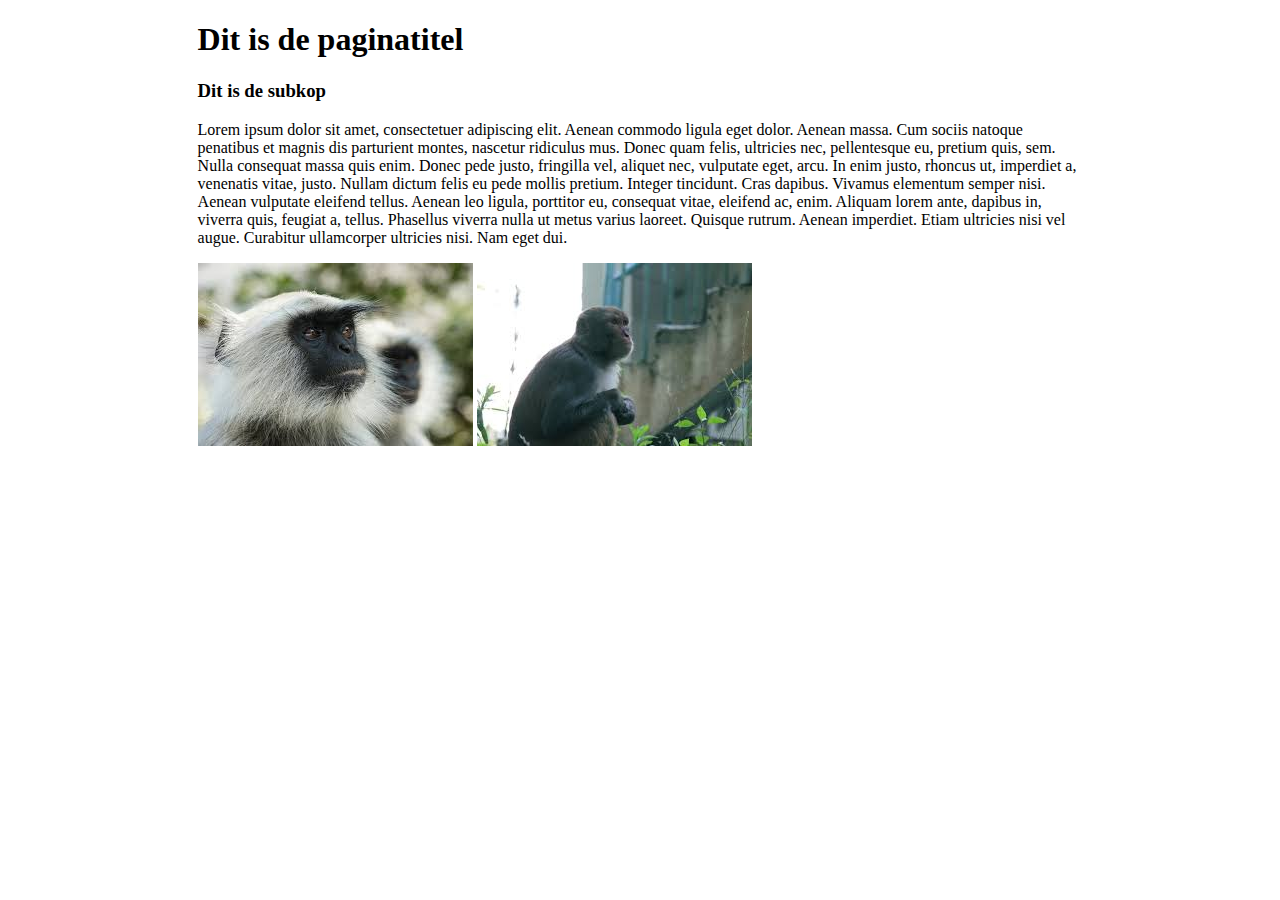
<file: H002_1 Javascript DOM/index.html>
<!DOCTYPE html>
<!-- saved from url=(0057)https://jsiewers.github.io/javascriptmonkey/vulmetjs.html -->
<html lang="en"><head><meta http-equiv="Content-Type" content="text/html; charset=UTF-8">
    
    <title>Vul met JS</title>
<style>
    #wrapper {
        margin:auto;
        width:70%;
    }
    body {
        font-family: 'Noto Serif', serif;
    }

</style></head>

<body>
<div id="wrapper">
    <h1 id="paginatitel"></h1>
    <h3 id="subkop"></h3>
    <p>Lorem ipsum dolor sit amet, consectetuer adipiscing elit. Aenean commodo ligula eget dolor. Aenean massa. Cum sociis natoque penatibus et magnis dis parturient montes, nascetur ridiculus mus. Donec quam felis, ultricies nec, pellentesque eu, pretium quis, sem. Nulla consequat massa quis enim. Donec pede justo, fringilla vel, aliquet nec, vulputate eget, arcu. In enim justo, rhoncus ut, imperdiet a, venenatis vitae, justo. Nullam dictum felis eu pede mollis pretium. Integer tincidunt. Cras dapibus. Vivamus elementum semper nisi. Aenean vulputate eleifend tellus. Aenean leo ligula, porttitor eu, consequat vitae, eleifend ac, enim. Aliquam lorem ante, dapibus in, viverra quis, feugiat a, tellus. Phasellus viverra nulla ut metus varius laoreet. Quisque rutrum. Aenean imperdiet. Etiam ultricies nisi vel augue. Curabitur ullamcorper ultricies nisi. Nam eget dui.</p>
    <img id="aap1">
    <img id="aap2">
</div>
<script src="script/script.js"></script>

</body></html>
</file>
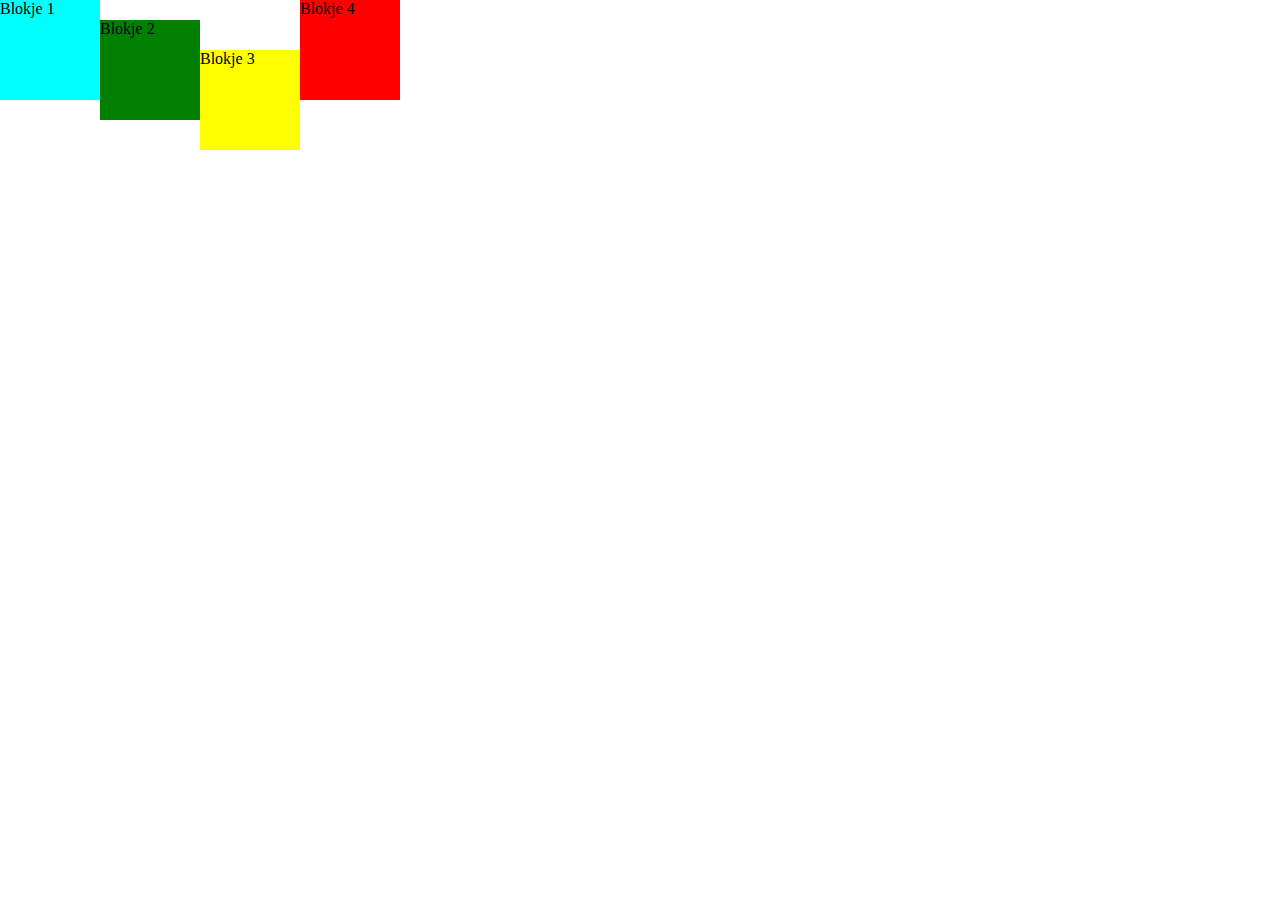
<file: H002_2 Javascript DOM/index.html>
<!DOCTYPE html>
<!-- saved from url=(0054)https://jsiewers.github.io/javascriptmonkey/stijl.html -->
<html lang="en"><head><meta http-equiv="Content-Type" content="text/html; charset=UTF-8">
    
    <title>Stijlen aanpassen</title>
    <style>

        html {
            padding:0px;
            margin:0px;
        }
        body {
            padding:0px;
            margin:0px;
            background-color: aliceblue;
        }

        div {
            box-sizing: border-box;
            height: 100px;
            width: 100px;
            background-color:yellow;
            float: left;
        }



    </style>
</head>
<body>
<div id="bl1">Blokje 1</div>
<div id="bl2">Blokje 2</div>
<div id="bl3">Blokje 3</div>
<div id="bl4">Blokje 4</div>
<!--<div>Blokje 2</div>
<div>Blokje 3</div>
<div>Blokje 4</div>-->
<script src="script/script.js"></script>

</body></html>
</file>
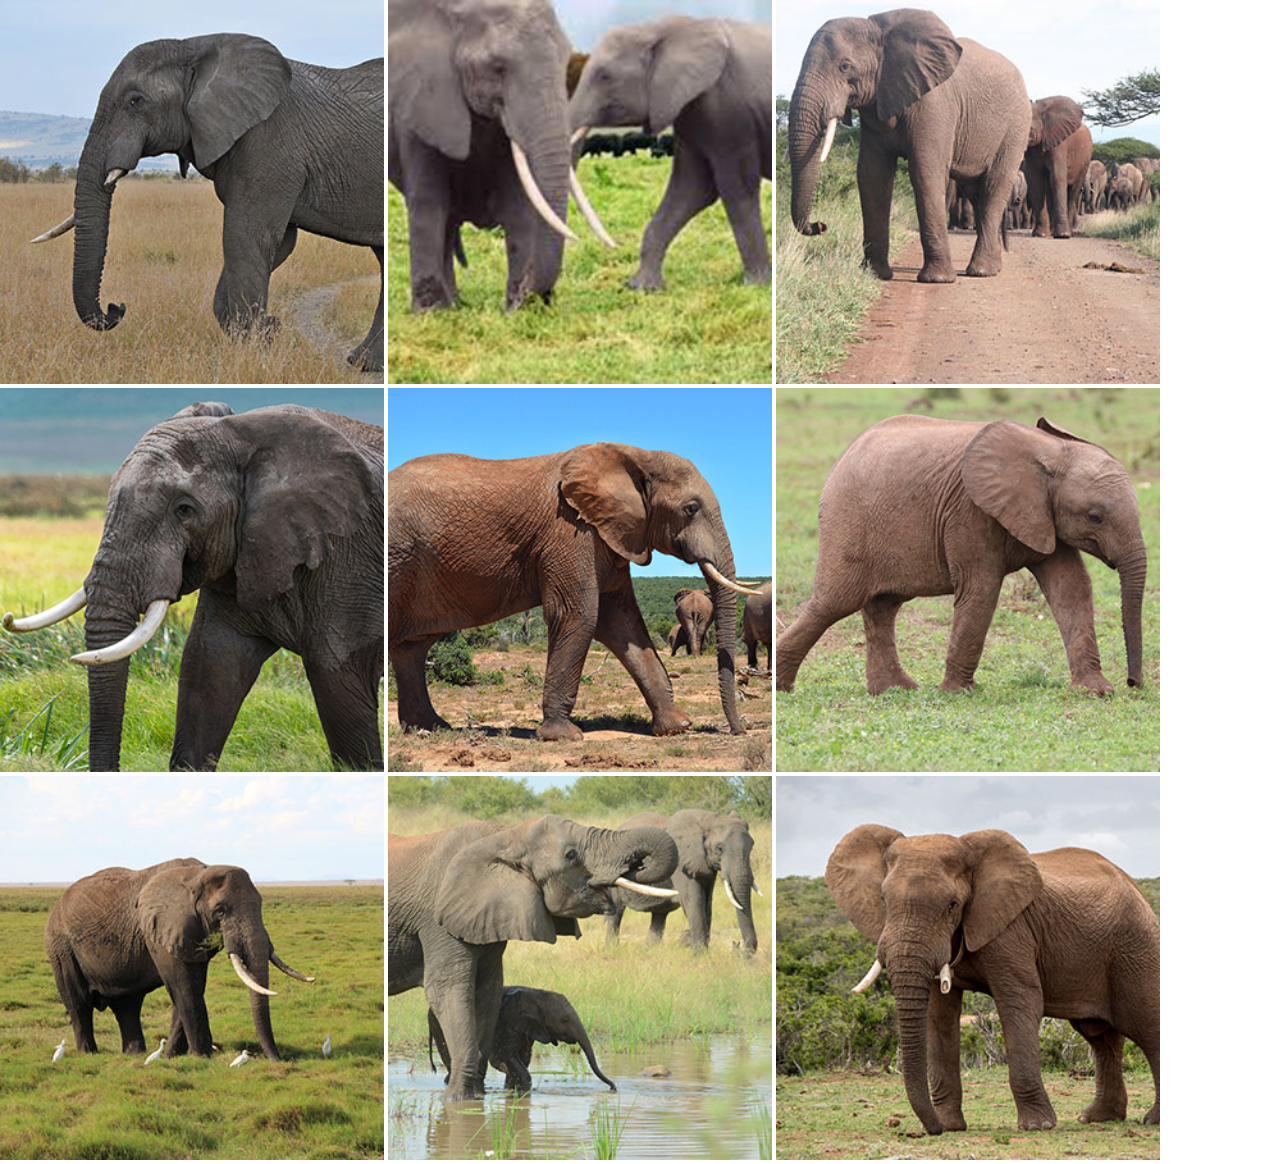
<file: H003_1 JavaScript Arrays/index.html>
<!DOCTYPE html>
<html lang="en">
<head>
<meta charset="UTF-8">
<meta name="viewport" content="width=device-width, initial-scale=1.0">
<title>JavaScript Hello World H003-1</title>
<style>
body {
	margin: 0px;
}
.auto-resizing {
	width: 30%;
	height: auto;
}
</style>
</head>
<body>
<img alt="olifant1" id="olifant1" class="auto-resizing">
<img alt="olifant2" id="olifant2" class="auto-resizing">
<img alt="olifant3" id="olifant3" class="auto-resizing">
<img alt="olifant4" id="olifant4" class="auto-resizing">
<img alt="olifant5" id="olifant5" class="auto-resizing">
<img alt="olifant6" id="olifant6" class="auto-resizing">
<img alt="olifant7" id="olifant7" class="auto-resizing">
<img alt="olifant8" id="olifant8" class="auto-resizing">
<img alt="olifant9" id="olifant9" class="auto-resizing">
<script src="script/script.js"></script>
</body>
</html>
</file>
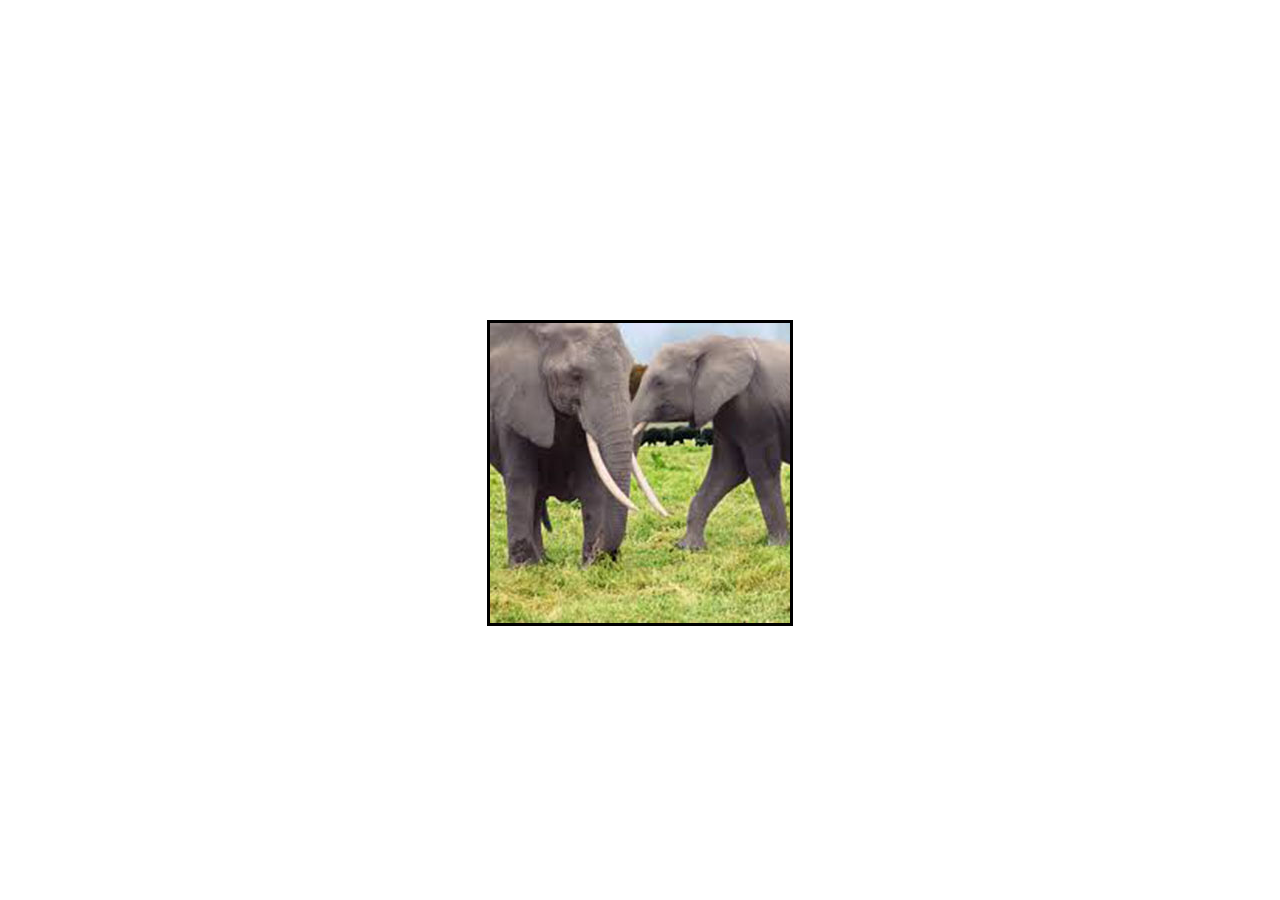
<file: H004_2 JavaScript Functies/index.html>
<!DOCTYPE html>
<html lang="en">
<head>
<meta charset="UTF-8">
<meta name="viewport" content="width=device-width, initial-scale=1.0">
<title>JavaScript Hello World H004-2</title>
<style>
body {
	display: flex;
	justify-content: center;
	margin-top: 25%;
}
#imageholder {
	width: 300px;
	height: 300px;
	border: 3px solid black
}
</style>
</head>
<body>

<div id="imageholder"></div>

<script src="script/script.js"></script>
</body>
</html>
</file>
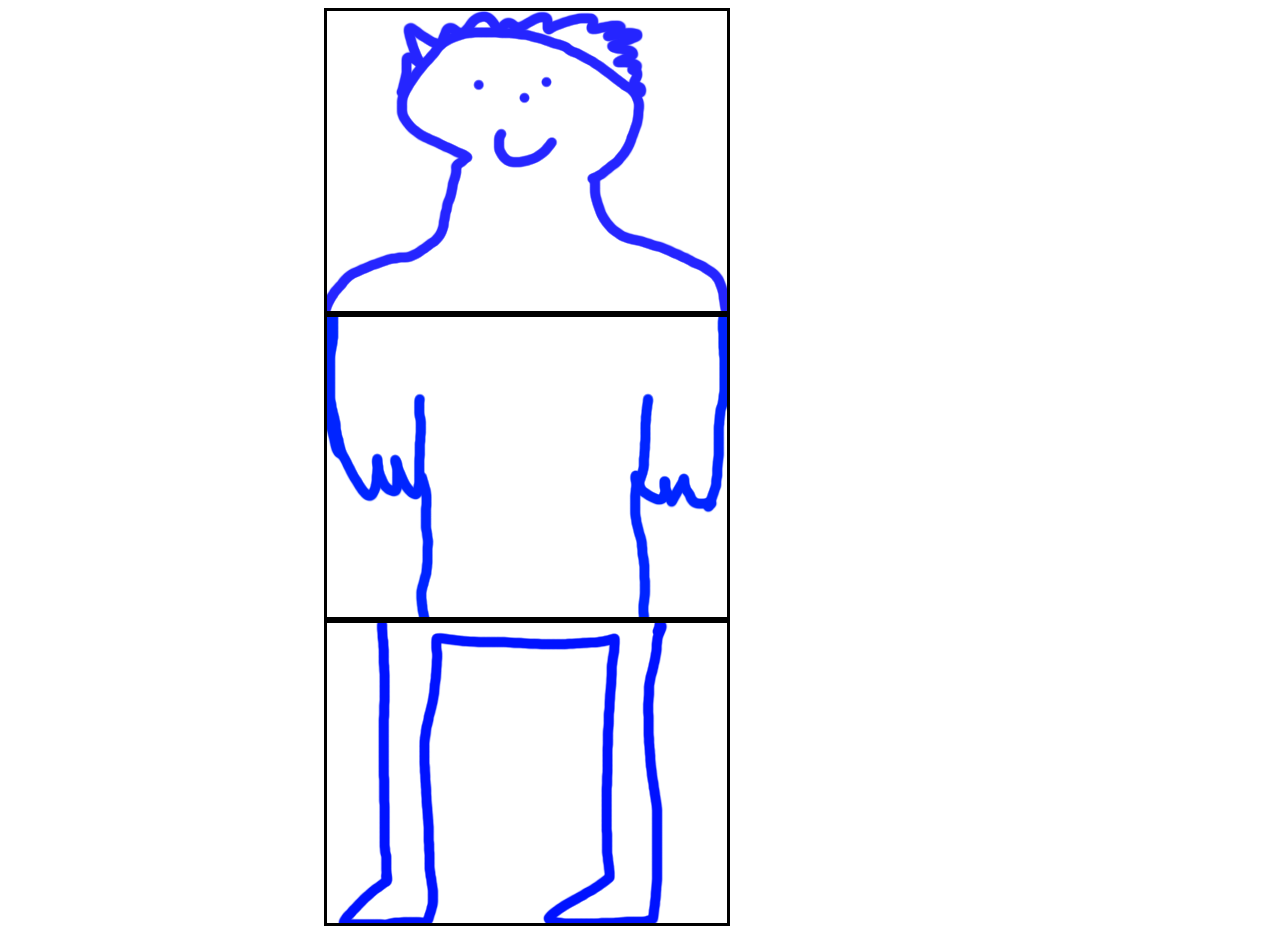
<file: H004_3 JavaScript Functies/index.html>
<!DOCTYPE html>
<html lang="en">
<head>
<meta charset="UTF-8">
<meta name="viewport" content="width=device-width, initial-scale=1.0">
<title>JavaScript Hello World H004-2</title>
<style>
#imageholder1 {
	margin-left: 25%;
	width: 400px;
	height: 300px;
	border: 3px solid black;
	justify-content: center;
}
#imageholder2 {
	margin-left: 25%;
	width: 400px;
	height: 300px;
	border: 3px solid black;
	justify-content: center;
}
#imageholder3 {
	margin-left: 25%;
	width: 400px;
	height: 300px;
	border: 3px solid black;
	justify-content: center;
}
</style>
</head>
<body>

<div id="imageholder1"></div>
<div id="imageholder2"></div>
<div id="imageholder3"></div>

<script src="script/script.js"></script>
</body>
</html>
</file>
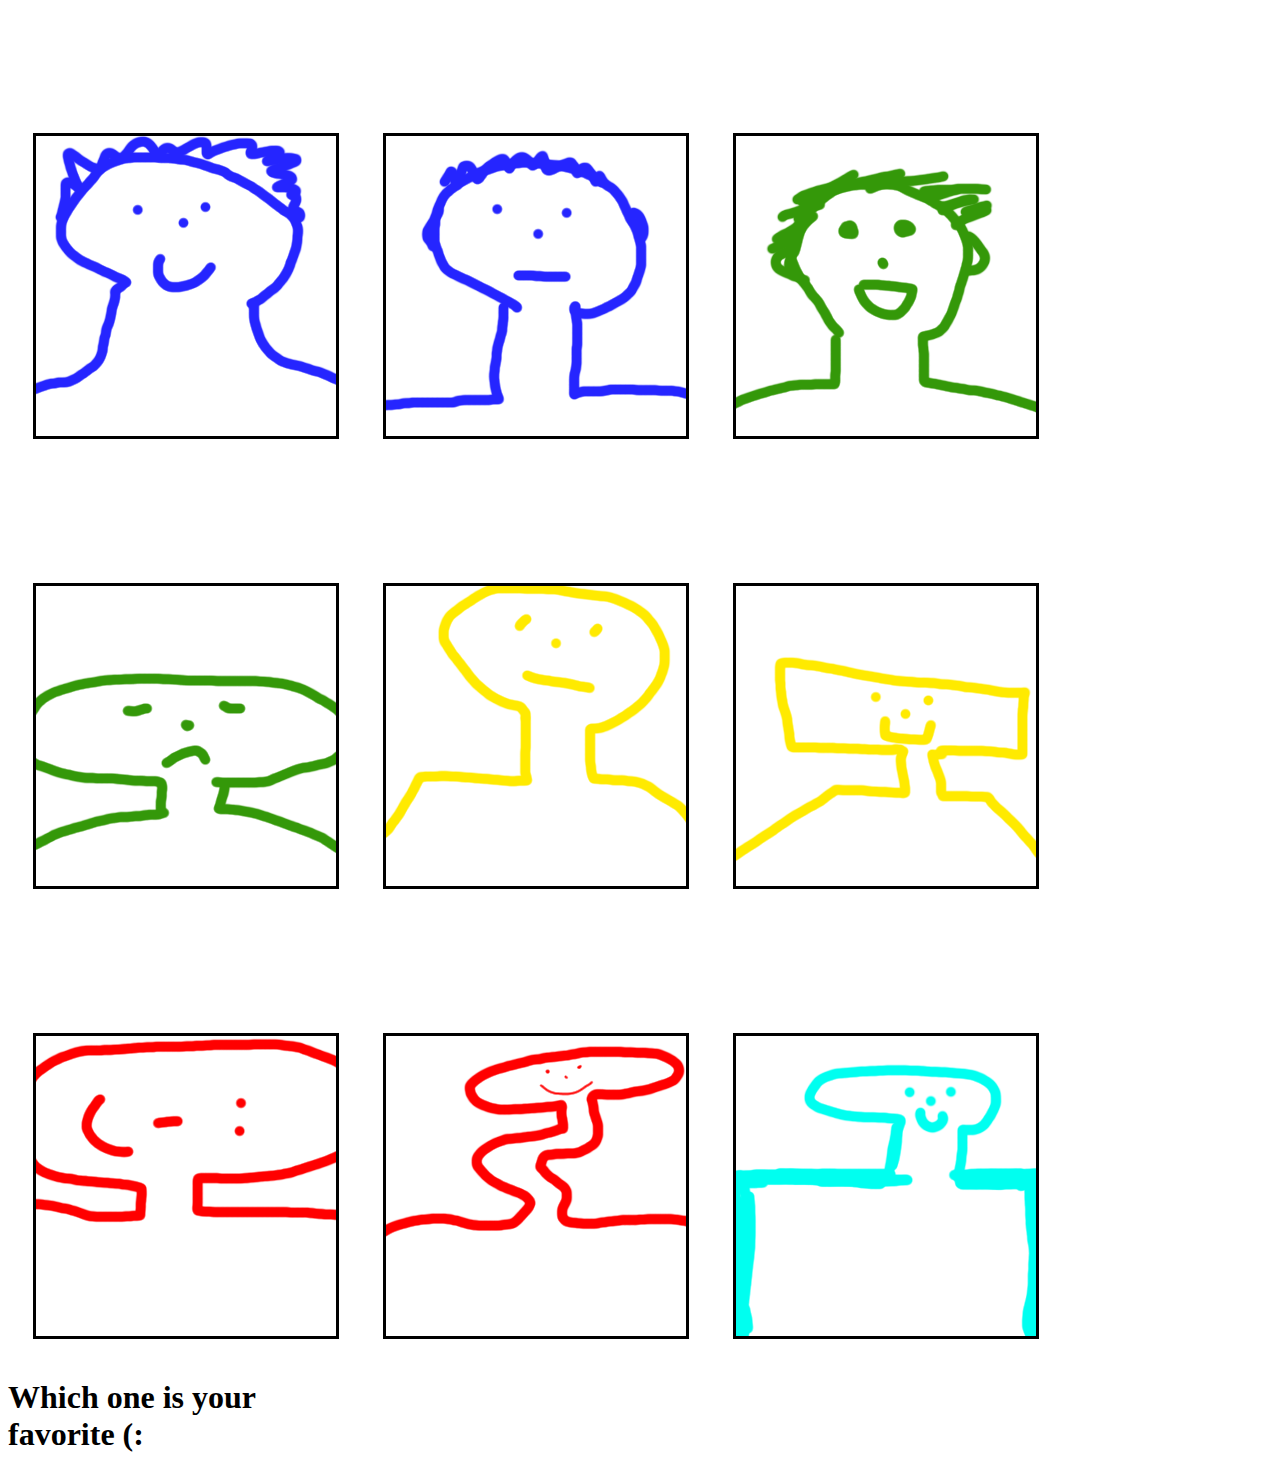
<file: H005_1 JavaScript Interactief/index.html>
<!DOCTYPE html>
<html lang="en">
<head>
<meta charset="UTF-8">
<meta name="viewport" content="width=device-width, initial-scale=1.0">
<title>JavaScript Hello World H004-2</title>
<style>
body {
	display: grid;
	grid-template-columns: 350px 350px 350px;
	grid-template-rows: 100px 350px 100px 350px 100px 350px;
}
#imageholder1 {
	grid-column: 1/2;
	grid-row: 2/3;
	width: 300px;
	height: 300px;
	border: 3px solid black;
	margin-top: 25px;
	margin-left: 25px;
}
#imageholder2 {
	grid-column: 2/3;
	grid-row: 2/3;
	width: 300px;
	height: 300px;
	border: 3px solid black;
	margin-top: 25px;
	margin-left: 25px;
}
#imageholder3 {
	grid-column: 3/4;
	grid-row: 2/3;
	width: 300px;
	height: 300px;
	border: 3px solid black;
	margin-top: 25px;
	margin-left: 25px;
}
#imageholder4 {
	grid-column: 1/2;
	grid-row: 4/5;
	width: 300px;
	height: 300px;
	border: 3px solid black;
	margin-top: 25px;
	margin-left: 25px;
}
#imageholder5 {
	grid-column: 2/3;
	grid-row: 4/5;
	width: 300px;
	height: 300px;
	border: 3px solid black;
	margin-top: 25px;
	margin-left: 25px;
}
#imageholder6 {
	grid-column: 3/4;
	grid-row: 4/5;
	width: 300px;
	height: 300px;
	border: 3px solid black;
	margin-top: 25px;
	margin-left: 25px;
}
#imageholder7 {
	grid-column: 1/2;
	grid-row: 6/7;
	width: 300px;
	height: 300px;
	border: 3px solid black;
	margin-top: 25px;
	margin-left: 25px;
}
#imageholder8 {
	grid-column: 2/3;
	grid-row: 6/7;
	width: 300px;
	height: 300px;
	border: 3px solid black;
	margin-top: 25px;
	margin-left: 25px;
}
#imageholder9 {
	grid-column: 3/4;
	grid-row: 6/7;
	width: 300px;
	height: 300px;
	border: 3px solid black;
	margin-top: 25px;
	margin-left: 25px;
}
</style>
</head>

<body>

<div id="heartplace1"></div>
<div id="imageholder1"></div>
<div id="heartplace2"></div>
<div id="imageholder2"></div>
<div id="heartplace3"></div>
<div id="imageholder3"></div>
<div id="heartplace4"></div>
<div id="imageholder4"></div>
<div id="heartplace5"></div>
<div id="imageholder5"></div>
<div id="heartplace6"></div>
<div id="imageholder6"></div>
<div id="heartplace7"></div>
<div id="imageholder7"></div>
<div id="heartplace8"></div>
<div id="imageholder8"></div>
<div id="heartplace9"></div>
<div id="imageholder9"></div>

<h1>Which one is your favorite (:</h1>
<script src="script/script.js"></script>
</body>
</html>
</file>
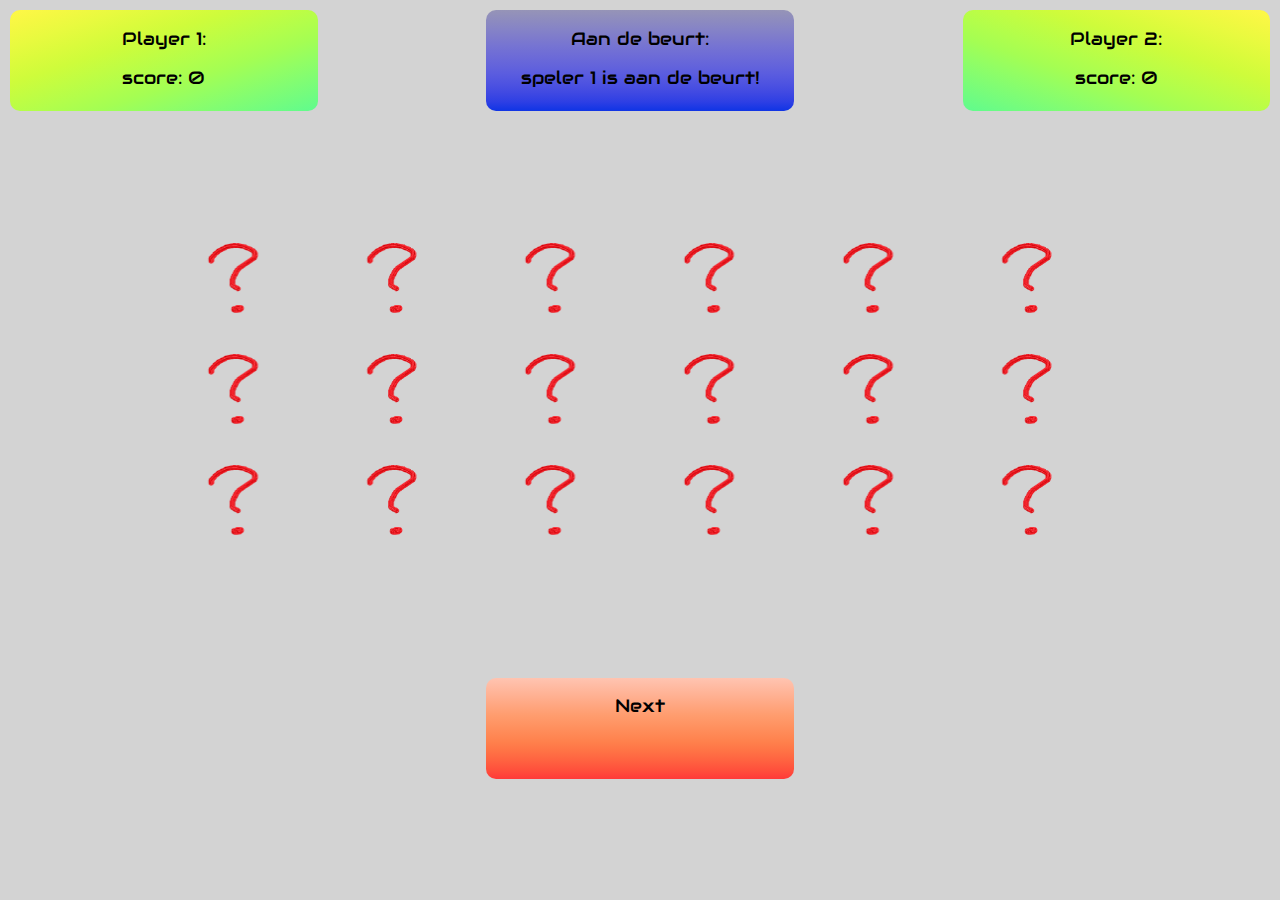
<file: H006_1 JavaScript Memory Game Verbeterde Versie/index.html>
<!DOCTYPE html>
<html lang="en">
<head>
    <meta charset="UTF-8">
    <meta name="viewport" content="width=device-width, initial-scale=1.0">
    <title>JavaScript H006-1 Memory Game</title>
    <link rel="stylesheet" type="text/css" href="style/style.css">
</head>
<body>
<div id="player1" class="div1"><p>Player 1: </p><p id="p1Score">score: 0</p></div>
    <div id="rounds" class="div2"><p>Aan de beurt: </p><p id="playerRoundTXT">speler 1 is aan de beurt!</p></div>
    <div id="player2" class="div3"><p>Player 2: </p><p id="p2Score">score: 0</p></div>

    <div id="img1" class="div4" onclick="clickedImg(1)"><p>1</p></div>
    <div id="img2" class="div5" onclick="clickedImg(2)"><p>2</p></div>
    <div id="img3" class="div6" onclick="clickedImg(3)"><p>3</p></div>
    <div id="img4" class="div7" onclick="clickedImg(4)"><p>4</p></div>
    <div id="img5" class="div8" onclick="clickedImg(5)"><p>5</p></div>
    <div id="img6" class="div9" onclick="clickedImg(6)"><p>6</p></div>

    <div id="img7" class="div10" onclick="clickedImg(7)"><p>7</p></div>
    <div id="img8" class="div11" onclick="clickedImg(8)"><p>8</p></div>
    <div id="img9" class="div12" onclick="clickedImg(9)"><p>9</p></div>
    <div id="img10" class="div13" onclick="clickedImg(10)"><p>10</p></div>
    <div id="img11" class="div14" onclick="clickedImg(11)"><p>11</p></div>
    <div id="img12" class="div15" onclick="clickedImg(12)"><p>12</p></div>

    <div id="img13" class="div16" onclick="clickedImg(13)"><p>13</p></div>
    <div id="img14" class="div17" onclick="clickedImg(14)"><p>14</p></div>
    <div id="img15" class="div18" onclick="clickedImg(15)"><p>15</p></div>
    <div id="img16" class="div19" onclick="clickedImg(16)"><p>16</p></div>
    <div id="img17" class="div20" onclick="clickedImg(17)"><p>17</p></div>
    <div id="img18" class="div21" onclick="clickedImg(18)"><p>18</p></div>

    <div id="next" class="div22" onclick="newRound()"><p>Next</p></div>

    <script src="script/script.js"></script>
</body>
</html>
</file>
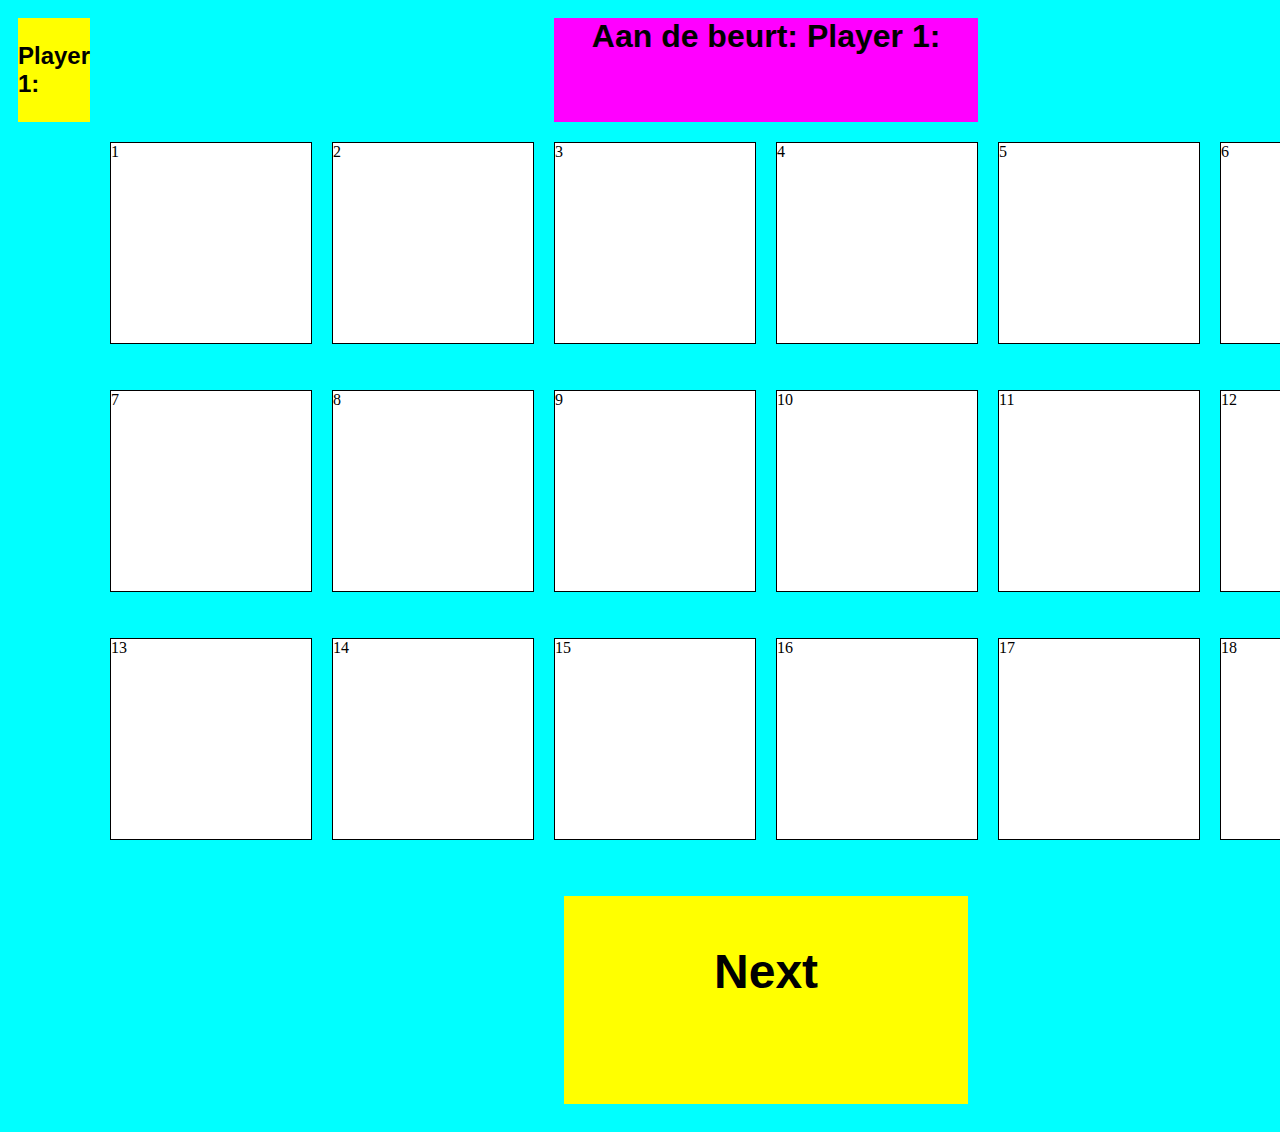
<file: H006_1 JavaScript Memory Game/index.html>
<!DOCTYPE html>
<html lang="en">
<head>
<meta charset="UTF-8">
<meta name="viewport" content="width=device-width, initial-scale=1.0">
<title>JavaScript Hello World H006-1 Memory Game</title>
<style>
body {
	background-color: cyan;
	display: grid;
	grid-template-columns: 1fr 1fr 1fr 1fr 1fr 1fr 1fr 1fr;
	grid-template-rows: 1fr 2fr 2fr 2fr 2fr;
}
#player1 {
	display: flex;
	justify-content: center;
	font-family: sans-serif;
	font-size: 1.5em;
	font-weight: bold;
	margin: 10px;
	background-color: yellow;
	grid-column: 1/2;
	grid-row: 1/2;
}
#whosRound {
	display: flex;
	justify-content: center;
	font-family: sans-serif;
	font-size: 2em;
	font-weight: bold;
	margin: 10px;
	background-color: magenta;
	grid-column: 4/6;
	grid-row: 1/2;
}
#whosRound p {
	color: white;
}
#player2 {
	display: flex;
	justify-content: center;
	font-family: sans-serif;
	font-size: 1.5em;
	font-weight: bold;
	margin: 10px;
	background-color: yellow;
	grid-column: 8/9;
	grid-row: 1/2;
}

.square {
	margin: 10px;
	border: 1px solid black;
	background-color: white;
	width: 200px;
	height: 200px;
}

#img1 {
	grid-column: 2/3;
	grid-row: 2/3;
}
#img2 {
	grid-column: 3/4;
	grid-row: 2/3;
}
#img3 {
	grid-column: 4/5;
	grid-row: 2/3;
}
#img4 {
	grid-column: 5/6;
	grid-row: 2/3;
}
#img5 {
	grid-column: 6/7;
	grid-row: 2/3;
}
#img6 {
	grid-column: 7/8;
	grid-row: 2/3;
}

#img7 {
	grid-column: 2/3;
	grid-row: 3/4;
}
#img8 {
	grid-column: 3/4;
	grid-row: 3/4;
}
#img9 {
	grid-column: 4/5;
	grid-row: 3/4;
}
#img10 {
	grid-column: 5/6;
	grid-row: 3/4;
}
#img11 {
	grid-column: 6/7;
	grid-row: 3/4;
}
#img12 {
	grid-column: 7/8;
	grid-row: 3/4;
}

#img13 {
	grid-column: 2/3;
	grid-row: 4/5;
}
#img14 {
	grid-column: 3/4;
	grid-row: 4/5;
}
#img15 {
	grid-column: 4/5;
	grid-row: 4/5;
}
#img16 {
	grid-column: 5/6;
	grid-row: 4/5;
}
#img17 {
	grid-column: 6/7;
	grid-row: 4/5;
}
#img18 {
	grid-column: 7/8;
	grid-row: 4/5;
}

#next {
	display: flex;
	justify-content: center;
	font-family: sans-serif;
	font-weight: bold;
	background-color: yellow;
	margin: 20px;
	grid-column: 4/6;
	grid-row: 5/6;
	font-size: 3em;
}

</style>
</head>
<body>

<div id="player1"><p>Player 1: </p></div>
<div id="whosRound"><p>Aan de beurt: </p></div>
<div id="player2"><p>Player 2: </p></div>

<div id="img1" class="square">1</div>
<div id="img2" class="square">2</div>
<div id="img3" class="square">3</div>
<div id="img4" class="square">4</div>
<div id="img5" class="square">5</div>
<div id="img6" class="square">6</div>

<div id="img7" class="square">7</div>
<div id="img8" class="square">8</div>
<div id="img9" class="square">9</div>
<div id="img10" class="square">10</div>
<div id="img11" class="square">11</div>
<div id="img12" class="square">12</div>

<div id="img13" class="square">13</div>
<div id="img14" class="square">14</div>
<div id="img15" class="square">15</div>
<div id="img16" class="square">16</div>
<div id="img17" class="square">17</div>
<div id="img18" class="square">18</div>

<div id="next"><p>Next</p></div>

<script src="script/script.js"></script>
</body>
</html>
</file>
<file: H006_1 JavaScript Memory Game Verbeterde Versie/style/style.css>
@import url('https://fonts.googleapis.com/css?family=Audiowide');

body {
    width: auto;
    height: calc(100vh - 20px);
    font-family: "Audiowide";
    font-size: 1.1em;
    margin: 10px;
    padding: 0;
    background-color: lightgray;
    display: grid;
    grid-template-columns: repeat(8, 1fr);
    grid-template-rows: repeat(8, 1fr);
    grid-column-gap: 10px;
    grid-row-gap: 10px;
}
/* div1 = player 1; div2 = 'Aan de beurt'; div3 = player 2; */
.div1 { grid-area: 1 / 1 / 2 / 3; }
.div2 { grid-area: 1 / 4 / 2 / 6; }
.div3 { grid-area: 1 / 7 / 2 / 9; }

/* div4 to div21 are image place holders */
.div4 { grid-area: 3 / 2 / 4 / 3; }
.div5 { grid-area: 3 / 3 / 4 / 4; }
.div6 { grid-area: 3 / 4 / 4 / 5; }
.div7 { grid-area: 3 / 5 / 4 / 6; }
.div8 { grid-area: 3 / 6 / 4 / 7; }
.div9 { grid-area: 3 / 7 / 4 / 8; }
.div10 { grid-area: 4 / 2 / 5 / 3; }
.div11 { grid-area: 4 / 3 / 5 / 4; }
.div12 { grid-area: 4 / 4 / 5 / 5; }
.div13 { grid-area: 4 / 5 / 5 / 6; }
.div14 { grid-area: 4 / 6 / 5 / 7; }
.div15 { grid-area: 4 / 7 / 5 / 8; }
.div16 { grid-area: 5 / 2 / 6 / 3; }
.div17 { grid-area: 5 / 3 / 6 / 4; }
.div18 { grid-area: 5 / 4 / 6 / 5; }
.div19 { grid-area: 5 / 5 / 6 / 6; }
.div20 { grid-area: 5 / 6 / 6 / 7; }
.div21 { grid-area: 5 / 7 / 6 / 8; }

/* div22 = next button */
.div22 { grid-area: 7 / 4 / 8 / 6; }

div > p {
    text-align: center;
    vertical-align: middle;
}

#rounds {
    background-color: cadetblue;
    border-radius: 10px;
}

#player1 {
    background: linear-gradient(to right bottom, #fff747, #f4f842, #e8fa3f, #dbfb3c, #cefc3b, #c0fd43, #b2fe4b, #a4fe53, #93fe63, #82fd72, #71fc80, #5ffb8e);
}

#rounds {
    background: linear-gradient(to top, #0f34e5, #2e3fe4, #4049e2, #4e53e1, #5a5cdf, #6464db, #6d6bd7, #7573d3, #7e7bcc, #8684c6, #8e8cbe, #9694b7);
    background-position-y: -10%;
}

#player2 {
    background: linear-gradient(to left bottom, #fff747, #f4f842, #e8fa3f, #dbfb3c, #cefc3b, #c0fd43, #b2fe4b, #a4fe53, #93fe63, #82fd72, #71fc80, #5ffb8e);
}

#player1, #player2 {
    color: black;
    background-color: yellow;
    border-radius: 10px;
}

#next {
    background: linear-gradient(to top, #ff3939, #ff503c, #ff6240, #ff7245, #ff804c, #ff8a57, #ff9463, #ff9d6f, #ffa680, #ffb091, #ffbaa1, #ffc4b1);
    border-radius: 10px;
    transition: all 0.6s ease-out;
}

#next:hover {
    transform: scale(1.1);
}

#next:active {
    transition: all 0.1s ease-out;
    transform: scale(0.9);
}
</file>
